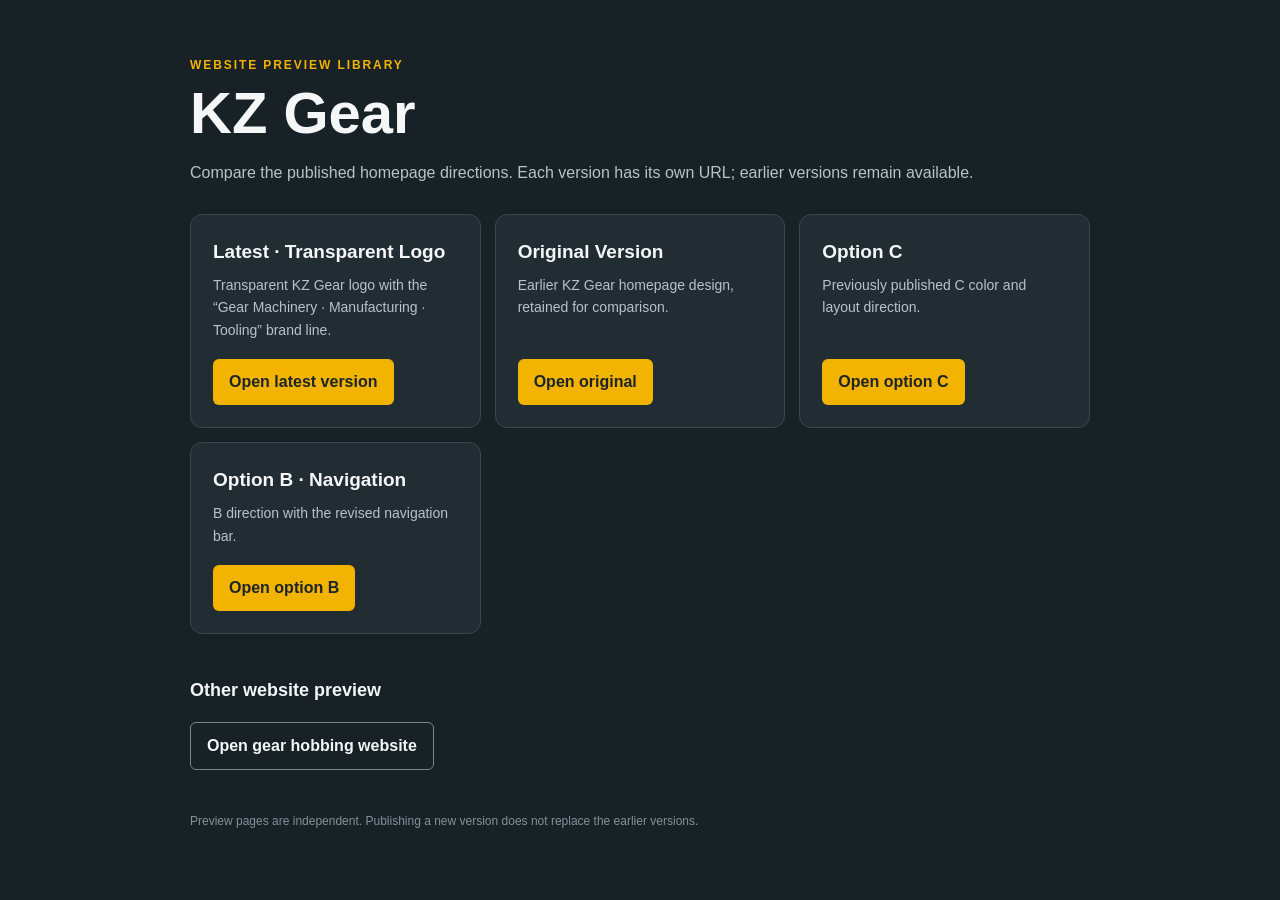
<file: index.html>
<!doctype html>
<html lang="en">
<head>
  <meta charset="utf-8">
  <meta name="viewport" content="width=device-width, initial-scale=1">
  <meta name="robots" content="noindex">
  <title>Website Previews | KZ Gear</title>
  <style>
    :root { color-scheme: dark; --bg:#172126; --panel:#222d33; --text:#f4f6f7; --muted:#b8c2c8; --yellow:#f2b400; }
    * { box-sizing:border-box; }
    body { margin:0; padding:56px 22px; background:var(--bg); color:var(--text); font:16px/1.6 Arial,Helvetica,sans-serif; }
    main { max-width:900px; margin:auto; }
    .eyebrow { color:var(--yellow); font-size:12px; font-weight:700; letter-spacing:.16em; text-transform:uppercase; }
    h1 { margin:8px 0 10px; font-size:clamp(34px,6vw,58px); line-height:1.05; }
    p { color:var(--muted); }
    .grid { display:grid; grid-template-columns:repeat(auto-fit,minmax(230px,1fr)); gap:14px; margin:28px 0 42px; }
    .card { display:flex; flex-direction:column; min-height:170px; padding:22px; border:1px solid #3a474e; border-radius:12px; background:var(--panel); }
    .card h2 { margin:0 0 7px; font-size:19px; }
    .card p { flex:1; margin:0 0 18px; font-size:14px; }
    a { display:inline-block; align-self:flex-start; padding:10px 16px; border-radius:6px; background:var(--yellow); color:#1d252a; font-weight:700; text-decoration:none; }
    a:hover { filter:brightness(1.08); }
    a:focus-visible { outline:3px solid white; outline-offset:4px; }
    h3 { margin-top:36px; font-size:18px; }
    .legacy { margin-top:10px; }
    .legacy a { background:transparent; border:1px solid #78858c; color:var(--text); }
    footer { margin-top:42px; color:#849199; font-size:12px; }
  </style>
</head>
<body>
  <main>
    <div class="eyebrow">Website preview library</div>
    <h1>KZ Gear</h1>
    <p>Compare the published homepage directions. Each version has its own URL; earlier versions remain available.</p>
    <section class="grid" aria-label="KZ Gear website versions">
      <article class="card">
        <h2>Latest · Transparent Logo</h2>
        <p>Transparent KZ Gear logo with the “Gear Machinery · Manufacturing · Tooling” brand line.</p>
        <a href="./kz-gear-machinery/">Open latest version</a>
      </article>
      <article class="card">
        <h2>Original Version</h2>
        <p>Earlier KZ Gear homepage design, retained for comparison.</p>
        <a href="./kz-gear/">Open original</a>
      </article>
      <article class="card">
        <h2>Option C</h2>
        <p>Previously published C color and layout direction.</p>
        <a href="./kz-gear-c/">Open option C</a>
      </article>
      <article class="card">
        <h2>Option B · Navigation</h2>
        <p>B direction with the revised navigation bar.</p>
        <a href="./kz-gear-b-nav/">Open option B</a>
      </article>
    </section>
    <h3>Other website preview</h3>
    <p class="legacy"><a href="./web-hobbing/">Open gear hobbing website</a></p>
    <footer>Preview pages are independent. Publishing a new version does not replace the earlier versions.</footer>
  </main>
</body>
</html>
</file>
